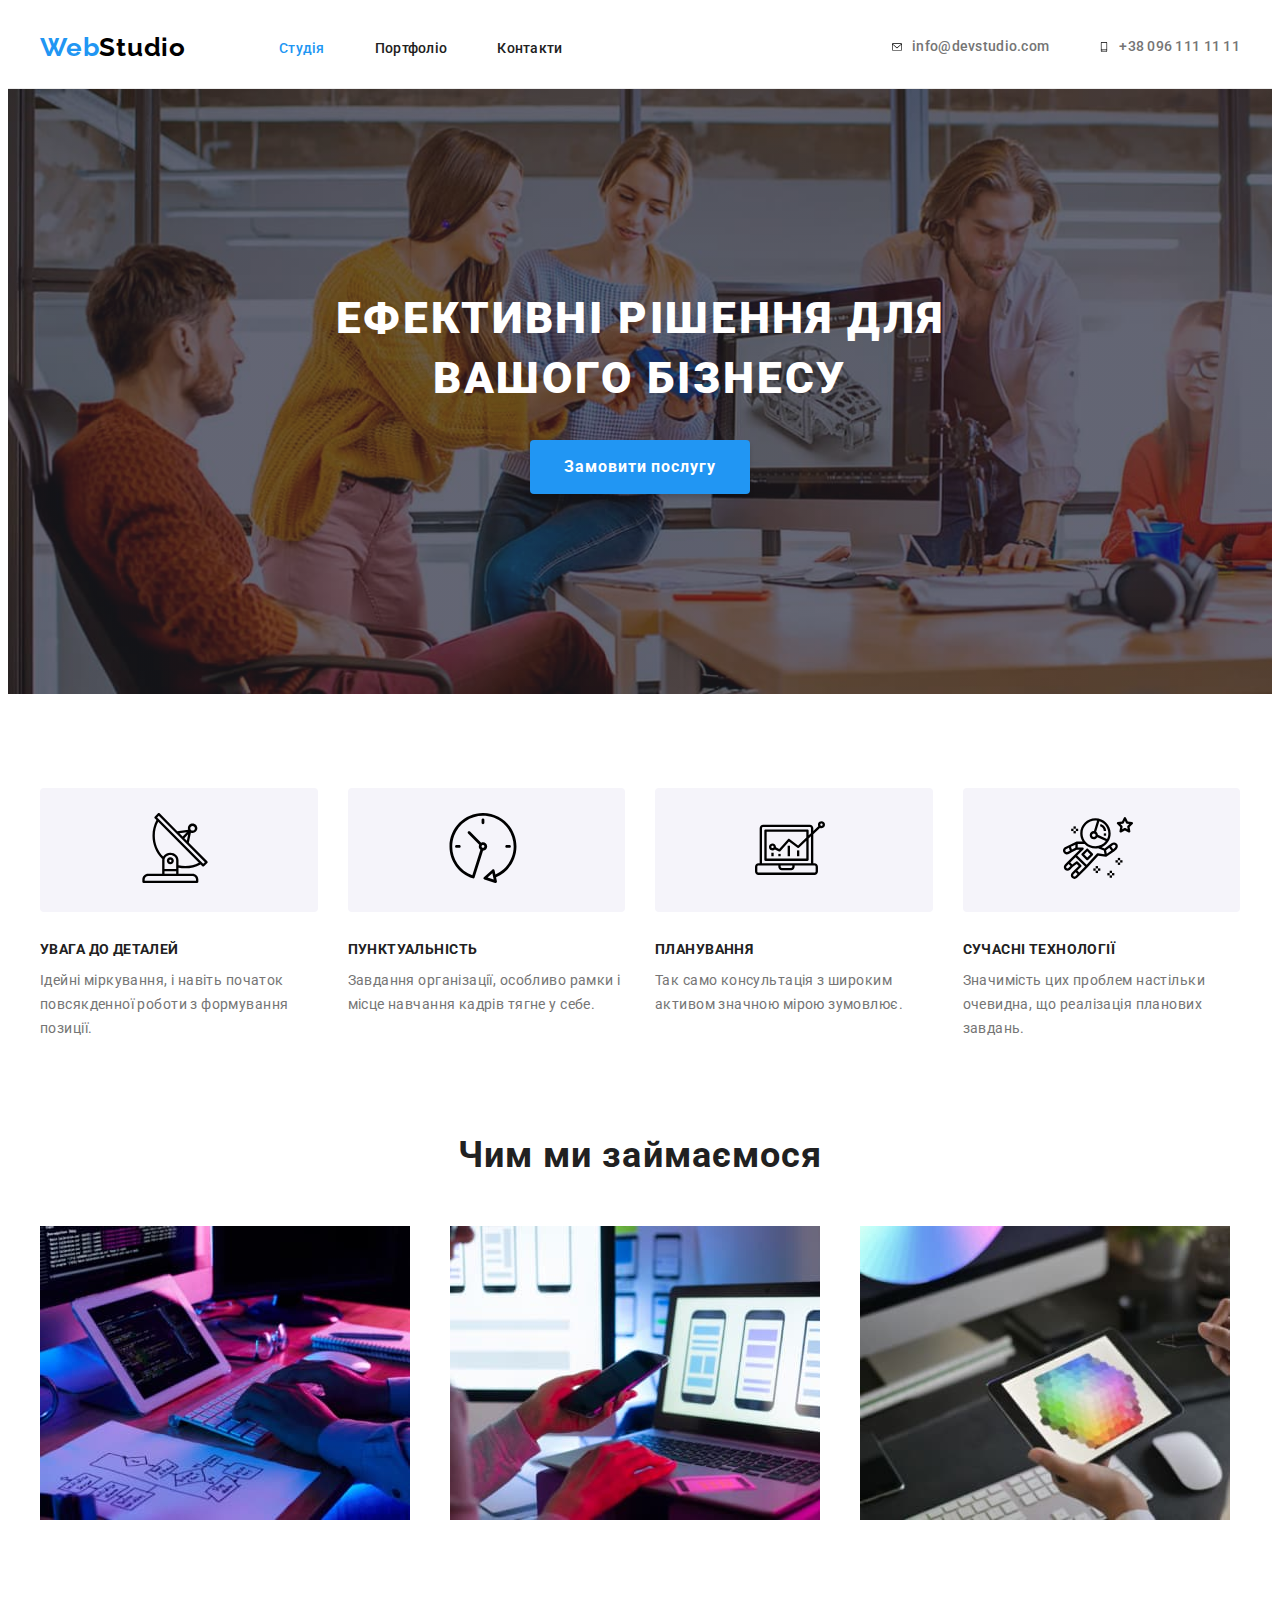
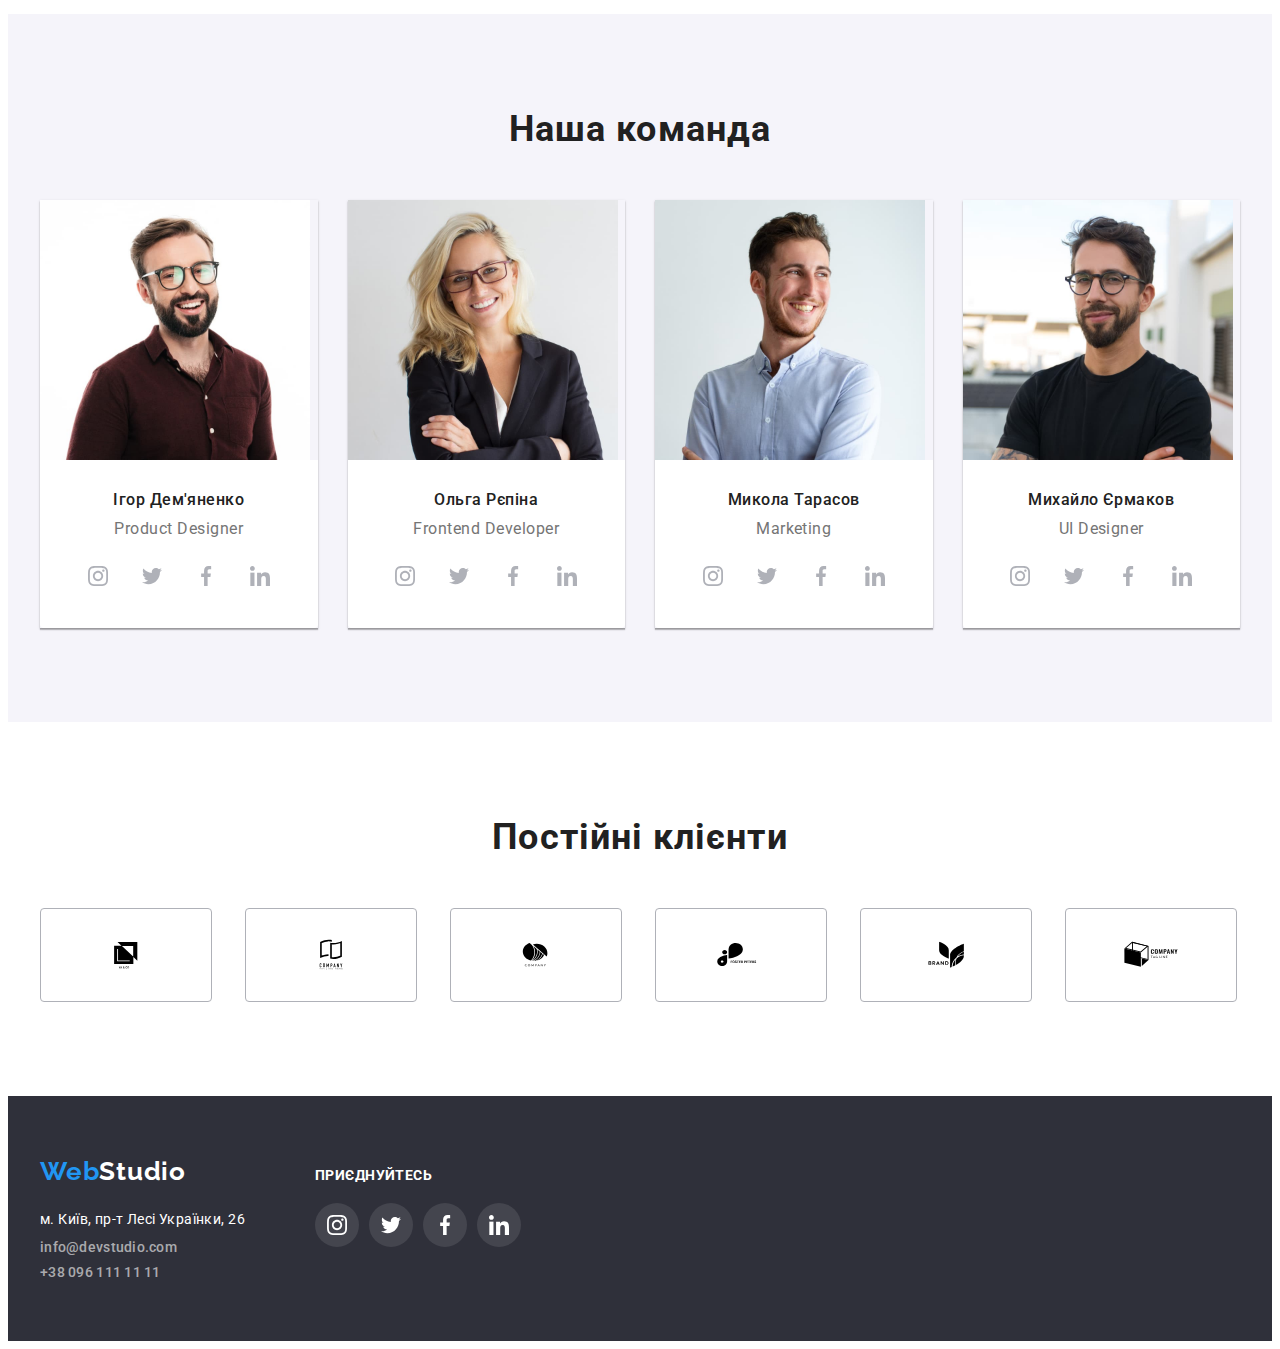
<file: index.htm>
<!DOCTYPE html>
<html lang="uk">
  <head>
    <meta charset="UTF-8" />
    <meta http-equiv="X-UA-Compatible" content="IE=edge" />
    <meta name="viewport" content="width=device-width, initial-scale=1.0" />
    <title>WebStudio</title>
    <link rel="preconnect" href="https://fonts.googleapis.com" />
    <link rel="preconnect" href="https://fonts.gstatic.com" crossorigin />
    <link
      href="https://fonts.googleapis.com/css2?family=Raleway:wght@700&family=Roboto:wght@400;500;700;900&display=swap"
      rel="stylesheet"
    />
    <link
      rel="stylesheet"
      href="https://cdnjs.cloudflare.com/ajax/libs/modern-normalize/1.1.0/modern-normalize.min.css"
      integrity="sha512-wpPYUAdjBVSE4KJnH1VR1HeZfpl1ub8YT/NKx4PuQ5NmX2tKuGu6U/JRp5y+Y8XG2tV+wKQpNHVUX03MfMFn9Q=="
      crossorigin="anonymous"
      referrerpolicy="no-referrer"
    />
    <link rel="stylesheet" href="./css/styles.css" />
  </head>
  <body>
    <!-- ========== Heder ========== -->
    <header class="page-header">
      <div class="container">
        <nav class="page-nav">
          <a class="logo link" href="./index.htm"
            >Web<span class="color-logo-header">Studio</span></a
          >
          <ul class="menu list">
            <li class="menu-item">
              <a
                class="menu-link link text-color-theme-light current"
                href="./index.htm"
                >Студія</a
              >
            </li>
            <li class="menu-item">
              <a
                class="menu-link link text-color-theme-light"
                href="./portfolio.htm"
                >Портфоліо</a
              >
            </li>
            <li class="menu-item">
              <a class="menu-link link text-color-theme-light" href=""
                >Контакти</a
              >
            </li>
          </ul>
        </nav>
        <ul class="list heder-list-contact">
          <li class="contacts-item">
            <a class="contacts-link link" href="mailto:info@devstudio.com">
              <svg class="contacts-icon" width="10" height="16">
                <use href="./images/sprite.svg#icon-envelope"></use>
              </svg>
              info@devstudio.com</a
            >
          </li>
          <li class="contacts-item">
            <a class="contacts-link link" href="tel:+380961111111">
              <svg class="contacts-icon" width="10" height="16">
                <use href="./images/sprite.svg#icon-smartphone"></use>
              </svg>
              +38 096 111 11 11</a
            >
          </li>
        </ul>
      </div>
    </header>
    <main>
      <!-- ========== Hero ========== -->
      <section class="hero section">
        <div class="cotainer">
          <h1 class="main-title">
            Ефективні рішення для <br />
            вашого бізнесу
          </h1>
          <button class="modal-btn" type="button">Замовити послугу</button>
        </div>
      </section>
      <!-- ========== Features ========== -->
      <section class="section">
        <div class="container">
          <h2
            class="visually-hidden features-title title text-color-theme-light"
          >
            Особливості
          </h2>
          <ul class="list flex-list">
            <li class="features-item">
              <div class="features-icon">
                <svg class="icon-antenna" width="70px" height="70px">
                  <use href="./images/sprite.svg#icon-antenna"></use>
                </svg>
              </div>
              <h3 class="features-subtitle text-color-theme-light">
                УВАГА ДО ДЕТАЛЕЙ
              </h3>
              <p class="features-text">
                Ідейні міркування, і навіть початок повсякденної роботи з
                формування позиції.
              </p>
            </li>
            <li class="features-item">
              <div class="features-icon">
                <svg class="icon-clock" width="70px" height="70px">
                  <use href="./images/sprite.svg#icon-clock"></use>
                </svg>
              </div>
              <h3 class="features-subtitle text-color-theme-light">
                ПУНКТУАЛЬНІСТЬ
              </h3>
              <p class="features-text">
                Завдання організації, особливо рамки і місце навчання кадрів
                тягне у себе.
              </p>
            </li>
            <li class="features-item">
              <div class="features-icon">
                <svg class="icon-diagram" width="70px" height="70px">
                  <use href="./images/sprite.svg#icon-diagram"></use>
                </svg>
              </div>
              <h3 class="features-subtitle text-color-theme-light">
                ПЛАНУВАННЯ
              </h3>
              <p class="features-text">
                Так само консультація з широким активом значною мірою зумовлює.
              </p>
            </li>
            <li class="features-item">
              <div class="features-icon">
                <svg class="icon-astronaut" width="70px" height="70px">
                  <use href="./images/sprite.svg#icon-astronaut"></use>
                </svg>
              </div>
              <h3 class="features-subtitle text-color-theme-light">
                СУЧАСНІ ТЕХНОЛОГІЇ
              </h3>
              <p class="features-text">
                Значимість цих проблем настільки очевидна, що реалізація
                планових завдань.
              </p>
            </li>
          </ul>
        </div>
      </section>
      <!-- ========== Work ========== -->
      <section class="work section">
        <div class="container">
          <h2 class="title text-color-theme-light">Чим ми займаємося</h2>
          <ul class="list flex-list">
            <li class="work-item">
              <img
                src="./images/main-page/img1.jpg"
                alt="Людина пише код на клавіатурі"
                width="370"
              />
            </li>
            <li class="work-item">
              <img
                src="./images/main-page/img2.jpg"
                alt="Людина тестує верстку"
                width="370"
              />
            </li>
            <li class="work-item">
              <img
                src="./images/main-page/img3.jpg"
                alt="Людина вибирає колір з палітри кольорів"
                width="370"
              />
            </li>
          </ul>
        </div>
      </section>
      <!-- ========== Team ========== -->
      <section class="section section-team">
        <div class="container">
          <h2 class="title text-color-theme-light">Наша команда</h2>
          <ul class="list flex-list">
            <li class="team-item">
              <img
                src="./images/main-page/img4.jpg"
                alt="Портрет ИІгор Дем'яненко"
                width="270"
              />
              <div class="team-card-content">
                <h3 class="team-subtitle text-color-theme-light">
                  Ігор Дем'яненко
                </h3>
                <p class="team-text" lang="en">Product Designer</p>
                <ul class="social-list list">
                  <li class="social-list-item">
                    <a href="" class="social-list-link">
                      <svg class="social-list-icon" width="20px" height="20px">
                        <use href="./images/sprite.svg#icon-instagram"></use>
                      </svg>
                    </a>
                  </li>
                  <li class="social-list-item">
                    <a href="" class="social-list-link">
                      <svg class="social-list-icon" width="20px" height="20px">
                        <use href="./images/sprite.svg#icon-twitter"></use>
                      </svg>
                    </a>
                  </li>
                  <li class="social-list-item">
                    <a href="" class="social-list-link">
                      <svg class="social-list-icon" width="20px" height="20px">
                        <use href="./images/sprite.svg#icon-facebook"></use>
                      </svg>
                    </a>
                  </li>
                  <li class="social-list-item">
                    <a href="" class="social-list-link">
                      <svg class="social-list-icon" width="20px" height="20px">
                        <use href="./images/sprite.svg#icon-linkedin"></use>
                      </svg>
                    </a>
                  </li>
                </ul>
              </div>
            </li>
            <li class="team-item">
              <img
                src="./images/main-page/img5.jpg"
                alt="Портрет Ольга Рєпіна"
                width="270"
              />
              <div class="team-card-content">
                <h3 class="team-subtitle text-color-theme-light">
                  Ольга Рєпіна
                </h3>
                <p class="team-text" lang="en">Frontend Developer</p>
                <ul class="social-list list">
                  <li class="social-list-item">
                    <a href="" class="social-list-link">
                      <svg class="social-list-icon" width="20px" height="20px">
                        <use href="./images/sprite.svg#icon-instagram"></use>
                      </svg>
                    </a>
                  </li>
                  <li class="social-list-item">
                    <a href="" class="social-list-link">
                      <svg class="social-list-icon" width="20px" height="20px">
                        <use href="./images/sprite.svg#icon-twitter"></use>
                      </svg>
                    </a>
                  </li>
                  <li class="social-list-item">
                    <a href="" class="social-list-link">
                      <svg class="social-list-icon" width="20px" height="20px">
                        <use href="./images/sprite.svg#icon-facebook"></use>
                      </svg>
                    </a>
                  </li>
                  <li class="social-list-item">
                    <a href="" class="social-list-link">
                      <svg class="social-list-icon" width="20px" height="20px">
                        <use href="./images/sprite.svg#icon-linkedin"></use>
                      </svg>
                    </a>
                  </li>
                </ul>
              </div>
            </li>
            <li class="team-item">
              <img
                src="./images/main-page/img6.jpg"
                alt="Портрет Микола Тарасов"
                width="270"
              />
              <div class="team-card-content">
                <h3 class="team-subtitle text-color-theme-light">
                  Микола Тарасов
                </h3>
                <p class="team-text" lang="en">Marketing</p>
                <ul class="social-list list">
                  <li class="social-list-item">
                    <a href="" class="social-list-link">
                      <svg class="social-list-icon" width="20px" height="20px">
                        <use href="./images/sprite.svg#icon-instagram"></use>
                      </svg>
                    </a>
                  </li>
                  <li class="social-list-item">
                    <a href="" class="social-list-link">
                      <svg class="social-list-icon" width="20px" height="20px">
                        <use href="./images/sprite.svg#icon-twitter"></use>
                      </svg>
                    </a>
                  </li>
                  <li class="social-list-item">
                    <a href="" class="social-list-link">
                      <svg class="social-list-icon" width="20px" height="20px">
                        <use href="./images/sprite.svg#icon-facebook"></use>
                      </svg>
                    </a>
                  </li>
                  <li class="social-list-item">
                    <a href="" class="social-list-link">
                      <svg class="social-list-icon" width="20px" height="20px">
                        <use href="./images/sprite.svg#icon-linkedin"></use>
                      </svg>
                    </a>
                  </li>
                </ul>
              </div>
            </li>
            <li class="team-item">
              <img
                src="./images/main-page/img7.jpg"
                alt="Портрет Михайло Єрмаков"
                width="270"
              />
              <div class="team-card-content">
                <h3 class="team-subtitle text-color-theme-light">
                  Михайло Єрмаков
                </h3>
                <p class="team-text" lang="en">UI Designer</p>
                <ul class="social-list list">
                  <li class="social-list-item">
                    <a href="" class="social-list-link">
                      <svg class="social-list-icon" width="20px" height="20px">
                        <use href="./images/sprite.svg#icon-instagram"></use>
                      </svg>
                    </a>
                  </li>
                  <li class="social-list-item">
                    <a href="" class="social-list-link">
                      <svg class="social-list-icon" width="20px" height="20px">
                        <use href="./images/sprite.svg#icon-twitter"></use>
                      </svg>
                    </a>
                  </li>
                  <li class="social-list-item">
                    <a href="" class="social-list-link">
                      <svg class="social-list-icon" width="20px" height="20px">
                        <use href="./images/sprite.svg#icon-facebook"></use>
                      </svg>
                    </a>
                  </li>
                  <li class="social-list-item">
                    <a href="" class="social-list-link">
                      <svg class="social-list-icon" width="20px" height="20px">
                        <use href="./images/sprite.svg#icon-linkedin"></use>
                      </svg>
                    </a>
                  </li>
                </ul>
              </div>
            </li>
          </ul>
        </div>
      </section>
      <!-- ========== Clients ========== -->
      <section class="section">
        <div class="container">
          <h2 class="title text-color-theme-light">Постійні клієнти</h2>
          <ul class="clients list">
            <li class="client-list">
              <a href="" class="client-list-link">
                <svg class="client-list-icon" width="106px" height="60px">
                  <use href="./images/sprite.svg#icon-company1"></use>
                </svg>
              </a>
            </li>
            <li class="client-list">
              <a href="" class="client-list-link">
                <svg class="client-list-icon" width="106px" height="60px">
                  <use href="./images/sprite.svg#icon-company2"></use>
                </svg>
              </a>
            </li>
            <li class="client-list">
              <a href="" class="client-list-link">
                <svg class="client-list-icon" width="106px" height="60px">
                  <use href="./images/sprite.svg#icon-company3"></use>
                </svg>
              </a>
            </li>
            <li class="client-list">
              <a href="" class="client-list-link">
                <svg class="client-list-icon" width="106px" height="60px">
                  <use href="./images/sprite.svg#icon-company4"></use>
                </svg>
              </a>
            </li>
            <li class="client-list">
              <a href="" class="client-list-link">
                <svg class="client-list-icon" width="106px" height="60px">
                  <use href="./images/sprite.svg#icon-company5"></use>
                </svg>
              </a>
            </li>
            <li class="client-list">
              <a href="" class="client-list-link">
                <svg class="client-list-icon" width="106px" height="60px">
                  <use href="./images/sprite.svg#icon-company6"></use>
                </svg>
              </a>
            </li>
          </ul>
        </div>
      </section>
    </main>
    <!-- ========== Footer ========== -->
    <footer class="footer">
      <div class="container">
        <div class="footer-address">
          <a class="link logo footer-logo" href="index.htm"
            >Web<span class="color-logo-footer">Studio</span></a
          >
          <address class="address">
            <ul class="list">
              <li class="address-item">
                <a
                  class="link address-link"
                  href="https://goo.gl/maps/fsub52RNhxcqtSha8"
                  target="_blank"
                  rel="noopener noreferrer"
                >
                  м. Київ, пр-т Лесі Українки, 26</a
                >
              </li>
              <li class="address-item">
                <a
                  class="contacts-link link contact-color"
                  href="mailto:info@devstudio.com"
                  >info@devstudio.com</a
                >
              </li>
              <li class="address-item">
                <a
                  class="contacts-link link contact-color"
                  href="tel:+380961111111"
                  >+38 096 111 11 11</a
                >
              </li>
            </ul>
          </address>
        </div>
        <div>
          <p class="footer-text">Приєднуйтесь</p>
          <ul class="list footer-social-list">
            <li class="footer-social-item">
              <a href="" class="footer-icon-link">
                <svg class="footer-social-link-icon" width="20px" height="20px">
                  <use href="./images/sprite.svg#icon-instagram"></use>
                </svg>
              </a>
            </li>
            <li class="footer-social-item">
              <a href="" class="footer-icon-link">
                <svg class="footer-social-link-icon" width="20px" height="20px">
                  <use href="./images/sprite.svg#icon-twitter"></use>
                </svg>
              </a>
            </li>
            <li class="footer-social-item">
              <a href="" class="footer-icon-link">
                <svg class="footer-social-link-icon" width="20px" height="20px">
                  <use href="./images/sprite.svg#icon-facebook"></use>
                </svg>
              </a>
            </li>
            <li class="footer-social-item">
              <a href="" class="footer-icon-link">
                <svg class="footer-social-link-icon" width="20px" height="20px">
                  <use href="./images/sprite.svg#icon-linkedin"></use>
                </svg>
              </a>
            </li>
          </ul>
        </div>
      </div>
    </footer>
  </body>
</html>
</file>
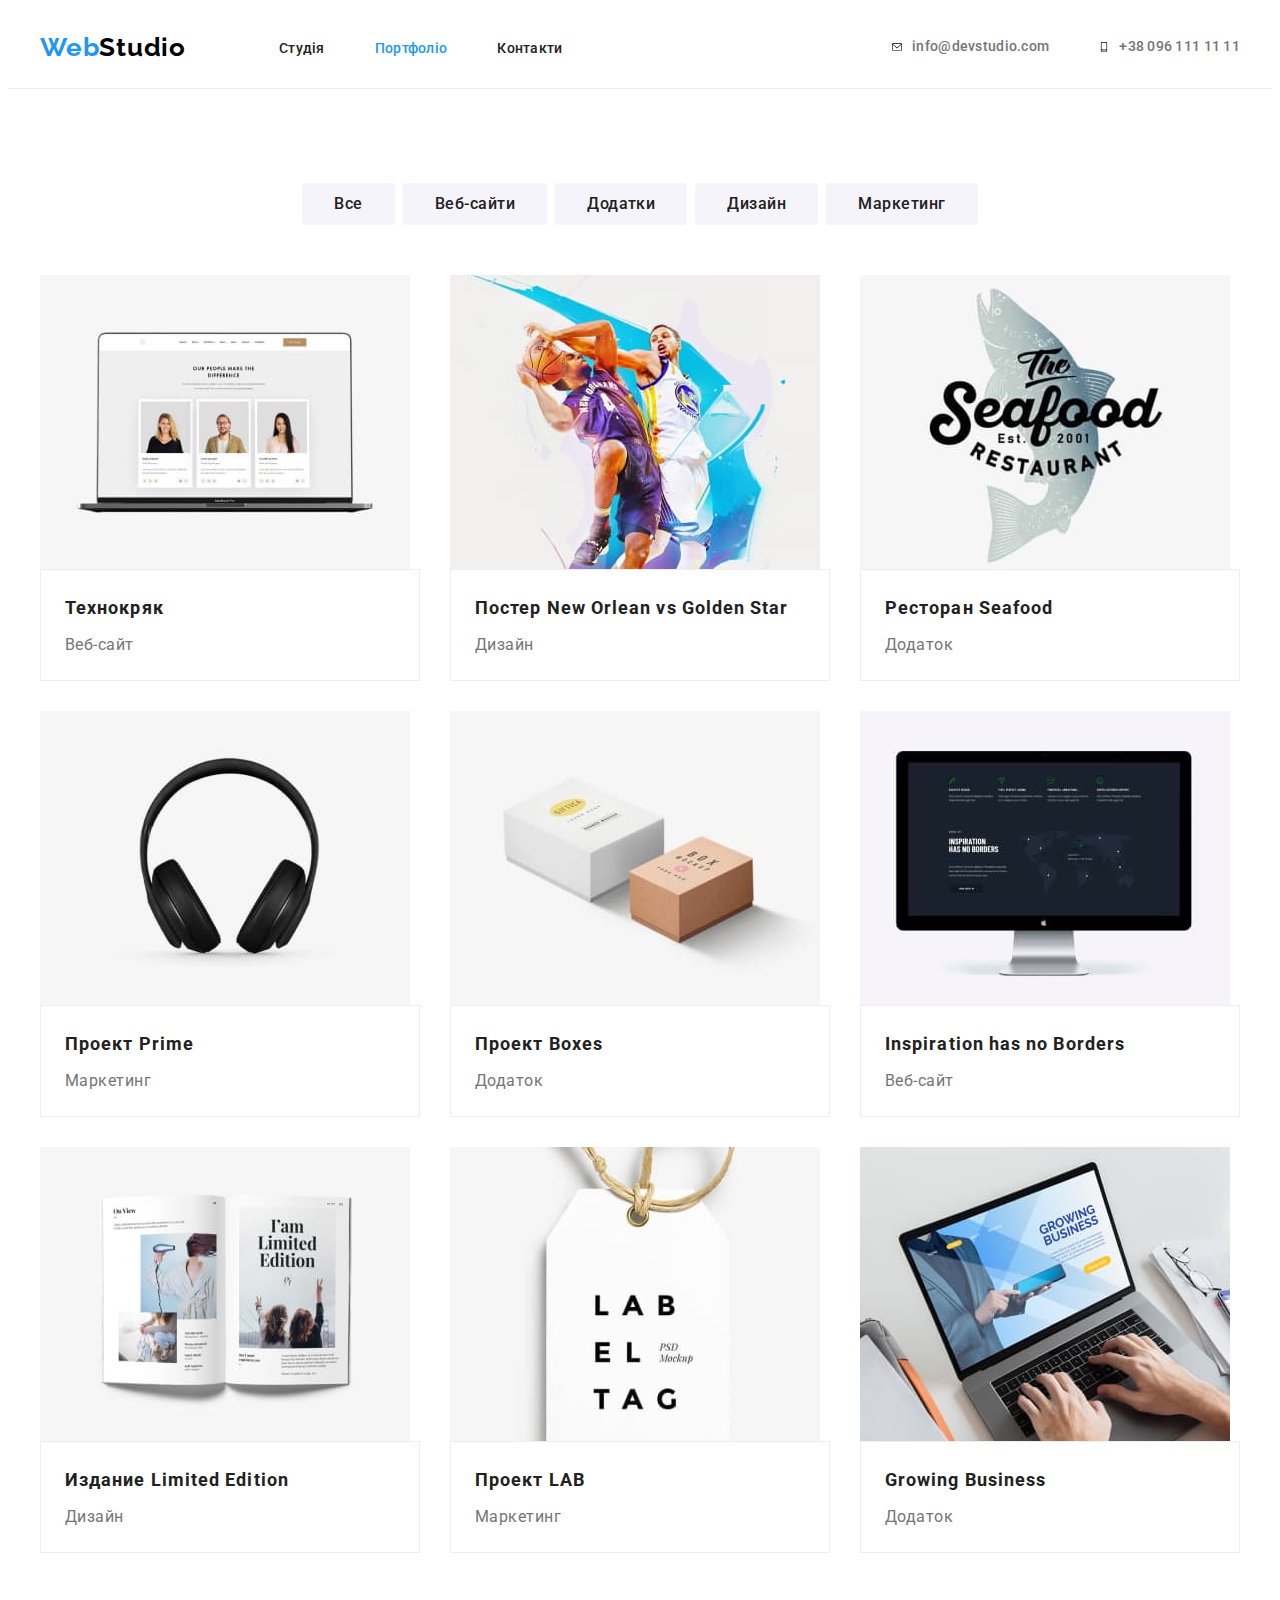
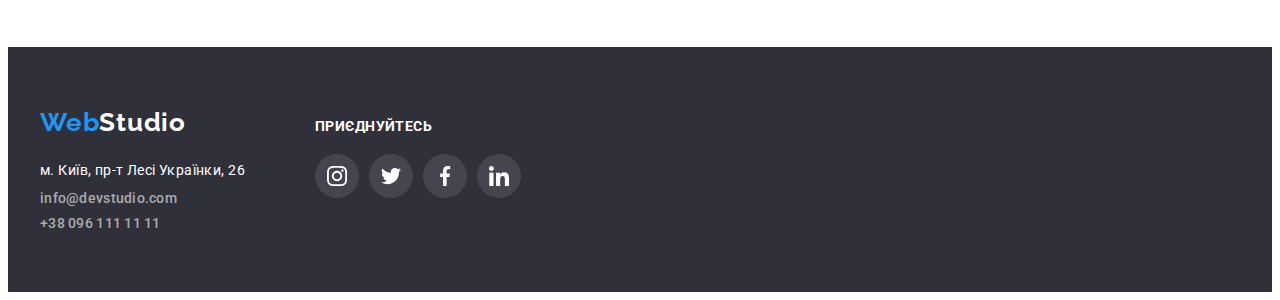
<file: portfolio.htm>
<!DOCTYPE html>
<html lang="uk">
  <head>
    <meta charset="UTF-8" />
    <meta http-equiv="X-UA-Compatible" content="IE=edge" />
    <meta name="viewport" content="width=device-width, initial-scale=1.0" />
    <title>WebStudio</title>
    <link rel="preconnect" href="https://fonts.googleapis.com" />
    <link rel="preconnect" href="https://fonts.gstatic.com" crossorigin />
    <link
      href="https://fonts.googleapis.com/css2?family=Raleway:wght@700&family=Roboto:wght@400;500;700;900&display=swap"
      rel="stylesheet"
    />
    <link
      rel="stylesheet"
      href="https://cdnjs.cloudflare.com/ajax/libs/modern-normalize/1.1.0/modern-normalize.min.css"
      integrity="sha512-wpPYUAdjBVSE4KJnH1VR1HeZfpl1ub8YT/NKx4PuQ5NmX2tKuGu6U/JRp5y+Y8XG2tV+wKQpNHVUX03MfMFn9Q=="
      crossorigin="anonymous"
      referrerpolicy="no-referrer"
    />
    <link rel="stylesheet" href="./css/styles.css" />
  </head>
  <body>
    <!-- ========== Heder ========== -->
    <header class="page-header">
      <div class="container">
        <nav class="page-nav">
          <a class="logo link" href="./index.htm"
            >Web<span class="color-logo-header">Studio</span></a
          >
          <ul class="menu list">
            <li class="menu-item">
              <a
                class="menu-link link text-color-theme-light"
                href="./index.htm"
                >Студія</a
              >
            </li>
            <li class="menu-item">
              <a
                class="menu-link link text-color-theme-light current"
                href="./portfolio.htm"
                >Портфоліо</a
              >
            </li>
            <li class="menu-item">
              <a class="menu-link link text-color-theme-light" href=""
                >Контакти</a
              >
            </li>
          </ul>
        </nav>
        <ul class="list heder-list-contact">
          <li class="contacts-item">
            <a class="contacts-link link" href="mailto:info@devstudio.com">
              <svg class="contacts-icon" width="10" height="16">
                <use href="./images/sprite.svg#icon-envelope"></use>
              </svg>
              info@devstudio.com</a
            >
          </li>
          <li class="contacts-item">
            <a class="contacts-link link" href="tel:+380961111111">
              <svg class="contacts-icon" width="10" height="16">
                <use href="./images/sprite.svg#icon-smartphone"></use>
              </svg>
              +38 096 111 11 11</a
            >
          </li>
        </ul>
      </div>
    </header>
    <main>
      <!-- ========== Portfolio ==========-->
      <section class="section">
        <div class="container">
          <h1 class="portfolio-title visually-hidden">Портфоліо</h1>
          <ul class="list list-button">
            <li class="button-item">
              <button class="text-color-theme-light filter-btn" type="button">
                Все
              </button>
            </li>
            <li class="button-item">
              <button class="text-color-theme-light filter-btn" type="button">
                Веб-сайти
              </button>
            </li>
            <li class="button-item">
              <button class="text-color-theme-light filter-btn" type="button">
                Додатки
              </button>
            </li>
            <li class="button-item">
              <button class="text-color-theme-light filter-btn" type="button">
                Дизайн
              </button>
            </li>
            <li class="button-item">
              <button class="text-color-theme-light filter-btn" type="button">
                Маркетинг
              </button>
            </li>
          </ul>
          <ul class="list img-list">
            <li class="img-item">
              <a href="" class="img-link link">
                <img
                  src="./images/portfolio/website1.jpg"
                  alt="Сайт на мониторе ноутбука"
                  width="370"
                  height="294"
                />
                <div class="gallery-card">
                  <h2 class="gallery-subtitle text-color-theme-light">
                    Технокряк
                  </h2>
                  <p class="gallery-text">Веб-сайт</p>
                </div>
              </a>
            </li>
            <li class="img-item">
              <a href="" class="link img-link">
                <img
                  src="./images/portfolio/design1.jpg"
                  alt="Два баскетболиста"
                  width="370"
                  height="294"
                />
                <div class="gallery-card">
                  <h2 class="gallery-subtitle text-color-theme-light">
                    Постер <span lang="en">New Orlean vs Golden Star</span>
                  </h2>
                  <p class="gallery-text">Дизайн</p>
                </div>
              </a>
            </li>
            <li class="img-item">
              <a href="" class="link img-link">
                <img
                  src="./images/portfolio/application1.jpg"
                  alt="Ємблема ресторана"
                  width="370"
                  height="294"
                />
                <div class="gallery-card">
                  <h2 class="gallery-subtitle text-color-theme-light">
                    Ресторан <span lang="en">Seafood</span>
                  </h2>
                  <p class="gallery-text">Додаток</p>
                </div>
              </a>
            </li>
            <li class="img-item">
              <a href="" class="link img-link">
                <img
                  src="./images/portfolio/marketing1.jpg"
                  alt="Наушники"
                  width="370"
                  height="294"
                />
                <div class="gallery-card">
                  <h2 class="gallery-subtitle text-color-theme-light">
                    Проект <span lang="en">Prime</span>
                  </h2>
                  <p class="gallery-text">Маркетинг</p>
                </div>
              </a>
            </li>
            <li class="img-item">
              <a href="" class="link img-link">
                <img
                  src="./images/portfolio/application2.jpg"
                  alt="Два бокса"
                  width="370"
                  height="294"
                />
                <div class="gallery-card">
                  <h2 class="gallery-subtitle text-color-theme-light">
                    Проект <span lang="en">Boxes</span>
                  </h2>
                  <p class="gallery-text">Додаток</p>
                </div>
              </a>
            </li>
            <li class="img-item">
              <a href="" class="link img-link">
                <img
                  src="./images/portfolio/website2.jpg"
                  alt="Монитор"
                  width="370"
                  height="294"
                />
                <div class="gallery-card">
                  <h2 class="gallery-subtitle text-color-theme-light" lang="en">
                    Inspiration has no Borders
                  </h2>
                  <p class="gallery-text">Веб-сайт</p>
                </div>
              </a>
            </li>
            <li class="img-item">
              <a href="" class="link img-link">
                <img
                  src="./images/portfolio/design2.jpg"
                  alt="Журнал"
                  width="370"
                  height="294"
                />
                <div class="gallery-card">
                  <h2 class="gallery-subtitle text-color-theme-light">
                    Издание <span lang="en">Limited Edition</span>
                  </h2>
                  <p class="gallery-text">Дизайн</p>
                </div>
              </a>
            </li>
            <li class="img-item">
              <a href="" class="link img-link">
                <img
                  src="./images/portfolio/marketing2.jpg"
                  alt="Визитка проекта"
                  width="370"
                  height="294"
                />
                <div class="gallery-card">
                  <h2 class="gallery-subtitle text-color-theme-light">
                    Проект <span lang="en">LAB</span>
                  </h2>
                  <p class="gallery-text">Маркетинг</p>
                </div>
              </a>
            </li>
            <li class="img-item">
              <a href="" class="link img-link">
                <img
                  src="./images/portfolio/application3.jpg"
                  alt="Человек работает на ноутбуке"
                  width="370"
                  height="294"
                />
                <div class="gallery-card">
                  <h2 class="gallery-subtitle text-color-theme-light" lang="en">
                    Growing Business
                  </h2>
                  <p class="gallery-text">Додаток</p>
                </div>
              </a>
            </li>
          </ul>
        </div>
      </section>
    </main>
    <!-- ========== Footer ========== -->
    <footer class="footer">
      <div class="container">
        <div class="footer-address">
          <a class="link logo footer-logo" href="index.htm"
            >Web<span class="color-logo-footer">Studio</span></a
          >
          <address class="address">
            <ul class="list">
              <li class="address-item">
                <a
                  class="link address-link"
                  href="https://goo.gl/maps/fsub52RNhxcqtSha8"
                  target="_blank"
                  rel="noopener noreferrer"
                >
                  м. Київ, пр-т Лесі Українки, 26</a
                >
              </li>
              <li class="address-item">
                <a
                  class="contacts-link link contact-color"
                  href="mailto:info@devstudio.com"
                  >info@devstudio.com</a
                >
              </li>
              <li class="address-item">
                <a
                  class="contacts-link link contact-color"
                  href="tel:+380961111111"
                  >+38 096 111 11 11</a
                >
              </li>
            </ul>
          </address>
        </div>
        <div>
          <p class="footer-text">Приєднуйтесь</p>
          <ul class="list footer-social-list">
            <li class="footer-social-item">
              <a href="" class="footer-icon-link">
                <svg class="footer-social-link-icon" width="20px" height="20px">
                  <use href="./images/sprite.svg#icon-instagram"></use>
                </svg>
              </a>
            </li>
            <li class="footer-social-item">
              <a href="" class="footer-icon-link">
                <svg class="footer-social-link-icon" width="20px" height="20px">
                  <use href="./images/sprite.svg#icon-twitter"></use>
                </svg>
              </a>
            </li>
            <li class="footer-social-item">
              <a href="" class="footer-icon-link">
                <svg class="footer-social-link-icon" width="20px" height="20px">
                  <use href="./images/sprite.svg#icon-facebook"></use>
                </svg>
              </a>
            </li>
            <li class="footer-social-item">
              <a href="" class="footer-icon-link">
                <svg class="footer-social-link-icon" width="20px" height="20px">
                  <use href="./images/sprite.svg#icon-linkedin"></use>
                </svg>
              </a>
            </li>
          </ul>
        </div>
      </div>
    </footer>
  </body>
</html>
</file>
<file: css/styles.css>
:root {
  --primary-font: "Roboto", sans-serif;
  --secondary-font: "Raleway", sans-serif;
  --primary-text-color-theme-dark: #ffffff;
  --primary-text-color-theme-light: #212121;
  --secondary-text-color-theme-light: #757575;
  --accent-color: #2196f3;
  --primary-color-logo: #2196f3;
  --color-logo-header: #000000;
  --color-logo-footer: #ffffff;
  --color-button: #2196f3;
  --color-button-accent: #188ce8;
  --color-container: #2f303a;
  --color-filter-btn: #f5f4fa;
  --color-filter-btn-accent: #2196f3;
  --contact-color: rgba(255, 255, 255, 0.6);
  --color-section-team: #f5f4fa;
  --card-color: #ffffff;
  --color-border-gallery: #eeeeee;
  --color-hero: #c4c4c4;
  --color-feature: #f5f4fa;
  --color-heder: #ffffff;
  --color-section: #ffffff;
  --color-border-heder: #ececec;
  --color-social-list-icon: #afb1b8;
  --color-bg-icon: #ffffff;
  --color-social-icon-hover: #ffffff;
  --color-social-icon-footer: #ffffff;
  --color-bg-social-icon-footer: rgba(255, 255, 255, 0.1);
  --color-border-client-list: #afb1b8;
}

.list {
  margin: 0;
  padding: 0;
  padding-left: 0;
  list-style: none;
}

.link {
  text-decoration: none;
}
h1,
h2,
h3,
h4,
p {
  margin: 0;
  padding: 0;
}
img {
  display: block;
  max-width: 100%;
  height: auto;
}
body {
  font-family: var(--primary-font);
  color: var(--secondary-text-color-theme-light);
}
.text-color-theme-light {
  color: var(--primary-text-color-theme-light);
}
.current {
  color: var(--accent-color);
}
.page-nav {
  display: flex;
  align-items: center;
}
.menu {
  display: flex;
  margin-left: 93px;
}
.page-header .container {
  display: flex;
  align-items: center;
}
.heder-list-contact {
  display: flex;
  margin-left: auto;
}
.menu-item:not(:last-child) {
  margin-right: 50px;
}
.contacts-item:not(:last-child) {
  margin-right: 50px;
}
.page-header {
  padding-top: 24px;
  padding-bottom: 25px;
  border-bottom: 1px solid var(--color-border-heder);
  background-color: var(--color-heder);
}
.logo {
  font-family: var(--secondary-font);
  font-weight: 700;
  font-size: 26px;
  line-height: 1.19;
  letter-spacing: 0.03em;
  color: var(--primary-color-logo);
}
.color-logo-header {
  color: var(--color-logo-header);
}
.menu-link {
  font-weight: 500;
  font-size: 14px;
  line-height: 1.19;
  letter-spacing: 0.02em;
}
.menu-link:hover,
.menu-link:focus {
  color: var(--accent-color);
}
.contacts-link {
  display: flex;
  align-items: center;
  font-weight: 500;
  font-size: 14px;
  text-align: center;
  line-height: 1.14;
  letter-spacing: 0.02em;
  color: var(--secondary-text-color-theme-light);
}
.contacts-link:hover,
.contacts-link:focus {
  color: var(--accent-color);
}
.contacts-link:hover .contacts-icon,
.contacts-link:focus .contacts-icon {
  fill: var(--accent-color);
}
.contacts-icon {
  margin-right: 10px;
}
.main-title {
  margin-bottom: 31px;
  font-weight: 900;
  font-size: 44px;
  line-height: 1.36;
  letter-spacing: 0.06em;
  text-transform: uppercase;
  color: var(--primary-text-color-theme-dark);
}
.modal-btn {
  padding-top: 10px;
  padding-bottom: 10px;
  padding-left: 32px;
  padding-right: 32px;
  font-family: inherit;
  font-weight: 700;
  font-size: 16px;
  line-height: 1.88;
  letter-spacing: 0.06em;
  background: var(--color-button);
  box-shadow: 0px 4px 4px rgba(0, 0, 0, 0.15);
  border-radius: 4px;
  border-color: transparent;

  color: var(--primary-text-color-theme-dark);
  cursor: pointer;
}
.modal-btn:hover,
.modal-btn:focus {
  background: var(--color-button-accent);
  box-shadow: 0px 4px 4px rgba(0, 0, 0, 0.15);
  border-radius: 4px;
}
.container {
  margin-left: auto;
  margin-right: auto;
  width: 1200px;
  padding-left: 15px;
  padding-right: 15px;
}
.section {
  padding-top: 94px;
  padding-bottom: 94px;
  background-color: var(--color-section);
}
.section.work {
  padding-top: 0px;
}
.hero.section {
  padding-top: 200px;
  padding-bottom: 200px;
}
.hero {
  text-align: center;
  max-width: 1600px;
  margin-right: auto;
  margin-left: auto;
  background-image: linear-gradient(
      rgba(47, 48, 58, 0.4),
      rgba(47, 48, 58, 0.4)
    ),
    url(../images/bg/bg-hero.jpg);
  background-size: cover;
  background-color: var(--color-hero);
}
.title {
  margin-bottom: 50px;
  font-size: 36px;
  line-height: 1.17;
  text-align: center;
  letter-spacing: 0.03em;
  font-weight: 700;
}
.visually-hidden {
  width: 1px;
  height: 1px;
  margin: -1px;
  border: 0;
  position: absolute;
  padding: 0;
  white-space: nowrap;
  clip-path: inset(100%);
  clip: rect(0 0 0 0);
  overflow: hidden;
}
.flex-list {
  display: flex;
  flex-wrap: wrap;
  gap: 30px;
}
.features-item {
  flex-basis: calc((100% - 90px) / 4);
}
.features-subtitle {
  margin-bottom: 10px;
  font-weight: 700;
  font-size: 14px;
  line-height: 1.14;
  letter-spacing: 0.03em;
  text-transform: uppercase;
}
.features-icon {
  margin-bottom: 30px;
  background-color: var(--color-feature);
  border-radius: 4px;
  padding-top: 25px;
  padding-bottom: 25px;
  padding-right: 100px;
  padding-left: 100px;
}

.features-text {
  font-size: 14px;
  line-height: 24px;
  letter-spacing: 0.03em;
}
.team-subtitle {
  margin-bottom: 10px;
  font-size: 16px;
  line-height: 1.19;
  text-align: center;
  letter-spacing: 0.03em;
  font-weight: 500;
}
.team-card-content {
  padding-top: 30px;
  padding-bottom: 30px;
  background: var(--card-color);
  border-radius: 0px 0px 4px 4px;
}

.work-item {
  flex-basis: calc((100% - 60px) / 3);
}

.section-team {
  background: var(--color-section-team);
}

.team-item {
  flex-basis: calc((100% - 90px) / 4);
  box-shadow: 0px 1px 3px rgba(0, 0, 0, 0.12), 0px 1px 1px rgba(0, 0, 0, 0.14),
    0px 2px 1px rgba(0, 0, 0, 0.2);
}

.team-text {
  margin-bottom: 16px;
  line-height: 1.19;
  text-align: center;
  letter-spacing: 0.03em;
}
.social-list {
  display: flex;
  justify-content: center;
  gap: 10px;
}
.social-list-link {
  display: flex;
  justify-content: center;
  align-items: center;
  width: 44px;
  height: 44px;
  border-radius: 50%;
  background-color: var(--color-bg-icon);
}
.social-list-link:hover,
.social-list-link:focus {
  background-color: var(--accent-color);
}

.social-list-icon {
  fill: var(--color-social-list-icon);
}

.social-list-link:hover .social-list-icon,
.social-list-link:focus .social-list-icon {
  fill: var(--color-social-icon-hover);
}
.clients {
  display: flex;
  flex-wrap: wrap;
  gap: 30px;
}
.client-list {
  flex-basis: calc((100% - 150px) / 6);
}
.client-list-link {
  display: flex;
  width: 170px;
  height: 92px;
  justify-content: center;
  align-items: center;
  border: 1px solid var(--color-border-client-list);
  border-radius: 4px;
}
.client-list-link:hover .client-list-icon,
.client-list-link:focus .client-list-icon {
  fill: var(--accent-color);
}
.client-list-link:hover,
.client-list-link:focus {
  border-color: var(--accent-color);
  outline: 1px var(--accent-color);
}
.footer .container {
  display: flex;
  gap: 70px;
  align-items: baseline;
}
.footer-social-list {
  display: flex;
  gap: 10px;
  justify-content: center;
}
.footer-text {
  margin-bottom: 20px;
  font-weight: 700;
  font-size: 14px;
  line-height: 16px;
  letter-spacing: 0.03em;
  text-transform: uppercase;
  color: var(--primary-text-color-theme-dark);
}
.footer-icon-link {
  display: flex;
  justify-content: center;
  align-items: center;
  width: 44px;
  height: 44px;
  border-radius: 50%;
  background-color: var(--color-bg-social-icon-footer);
}
.footer-social-link-icon {
  fill: var(--color-social-icon-footer);
}
.footer-icon-link:hover,
.footer-icon-link:focus {
  background-color: var(--accent-color);
}
.footer {
  padding-top: 60px;
  padding-bottom: 60px;
  background-color: var(--color-container);
}
.footer-logo {
  display: block;
  margin-bottom: 20px;
}

.color-logo-footer {
  color: var(--color-logo-footer);
}

.address-item:not(:last-child) {
  margin-bottom: 9px;
}
.address-link {
  font-size: 14px;
  line-height: 24px;
  letter-spacing: 0.03em;
  color: var(--primary-text-color-theme-dark);
}

.address-link:hover,
.address-link:focus {
  color: var(--accent-color);
}

.address {
  font-style: normal;
}

.contact-color {
  color: var(--contact-color);
}

/* =========Portfolio =========*/
.list-button {
  margin-bottom: 50px;
  display: flex;
  justify-content: center;
}
.button-item:not(:last-child) {
  margin-right: 8px;
}
.filter-btn {
  padding-top: 6px;
  padding-bottom: 6px;
  padding-right: 30px;
  padding-left: 30px;
  font-family: inherit;
  font-weight: 500;
  font-size: 16px;
  line-height: 1.63;
  text-align: center;
  letter-spacing: 0.03em;
  cursor: pointer;
  background: var(--color-filter-btn);
  border-radius: 4px;
  border-color: transparent;
}
.filter-btn:hover,
.filter-btn:focus {
  color: var(--primary-text-color-theme-dark);
  background: var(--color-filter-btn-accent);
  box-shadow: 0px 3px 1px rgba(0, 0, 0, 0.1), 0px 1px 2px rgba(0, 0, 0, 0.08),
    0px 2px 2px rgba(0, 0, 0, 0.12);
  border-radius: 4px;
}
.gallery-subtitle {
  margin-bottom: 4px;
  font-weight: 700;
  font-size: 18px;
  line-height: 2;
  letter-spacing: 0.06em;
}
.gallery-text {
  line-height: 1.88;
  letter-spacing: 0.03em;
  color: var(--secondary-text-color-theme-light);
}
.img-list {
  display: flex;
  flex-wrap: wrap;
  gap: 30px;
}

.img-item {
  flex-basis: calc((100% - 60px) / 3);
}
.img-link {
  display: block;
}
.img-link:hover,
.img-link:focus {
  box-shadow: 0px 3px 1px rgba(0, 0, 0, 0.1), 0px 1px 2px rgba(0, 0, 0, 0.08),
    0px 2px 2px rgba(0, 0, 0, 0.12);
}

.gallery-card {
  padding-top: 20px;
  padding-bottom: 20px;
  padding-right: 24px;
  padding-left: 24px;
  background: var(--card-color);
  border: 1px solid var(--color-border-gallery);
}
</file>
